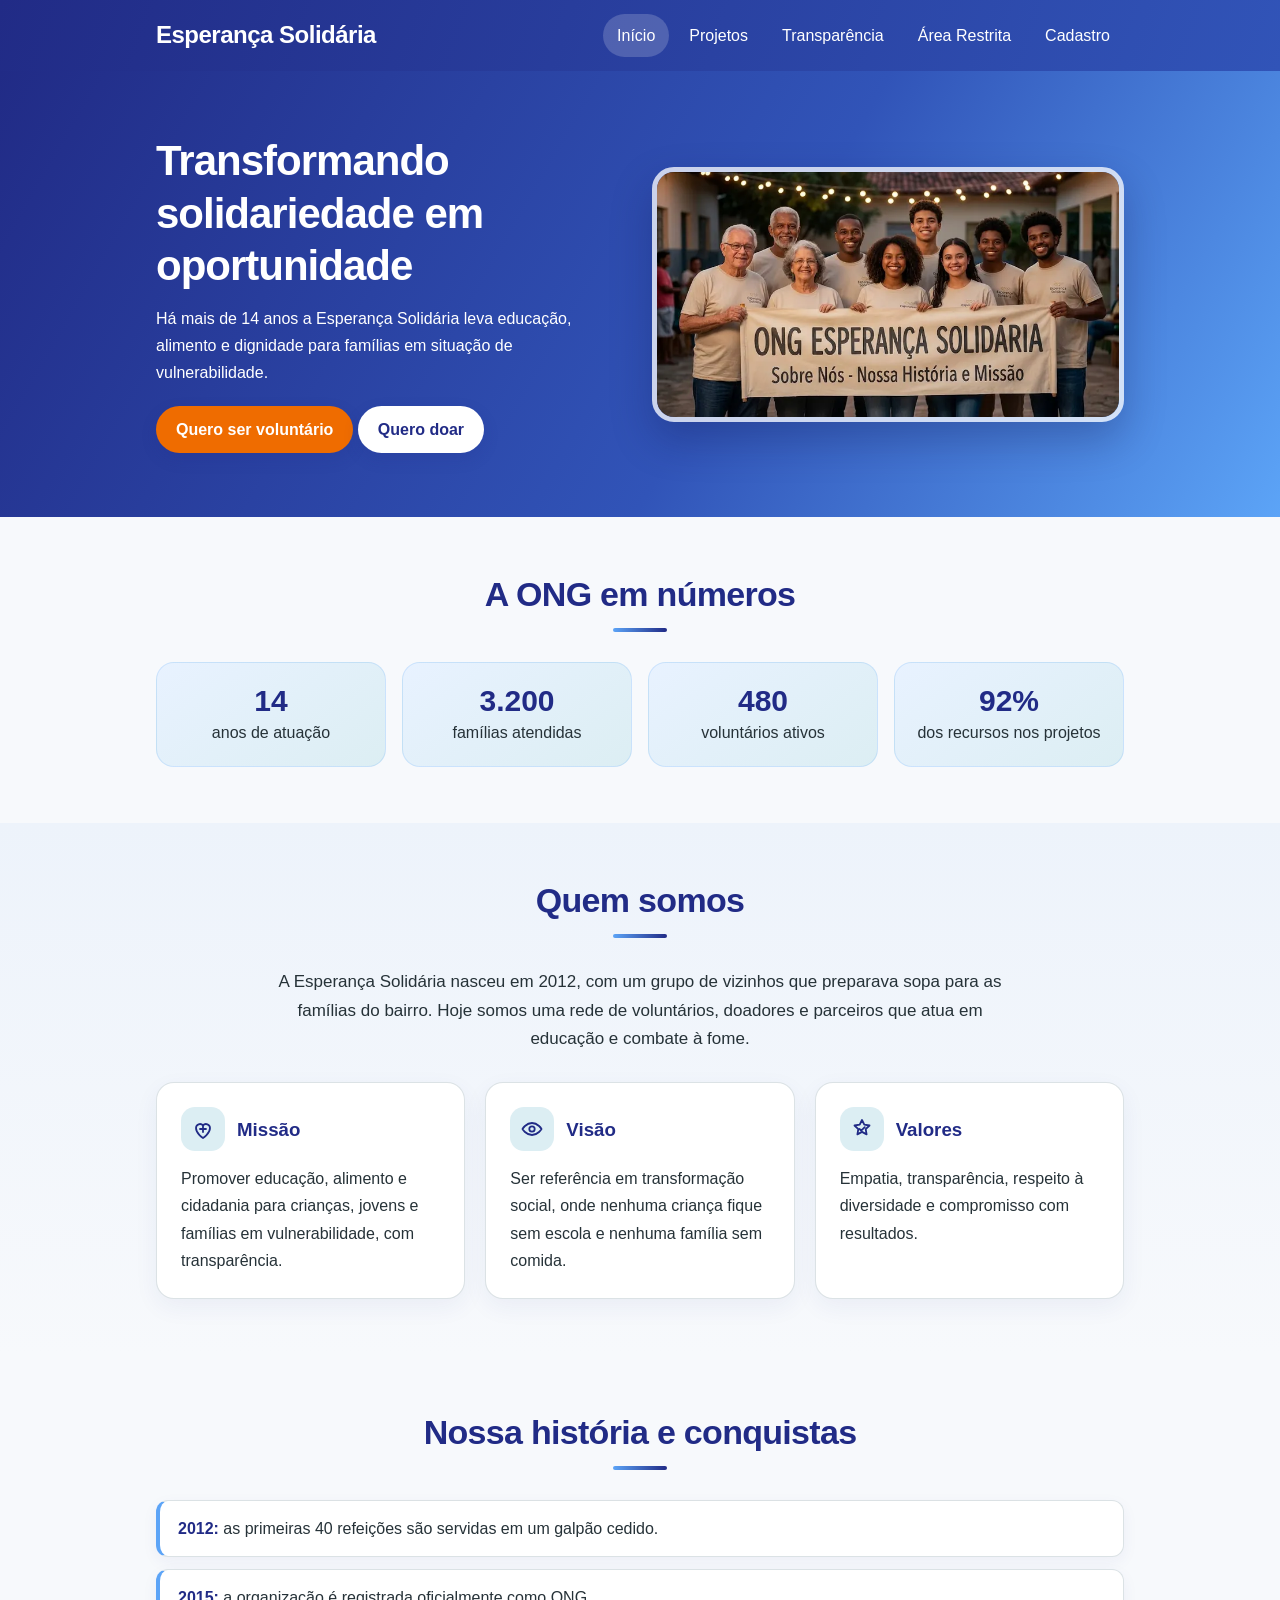
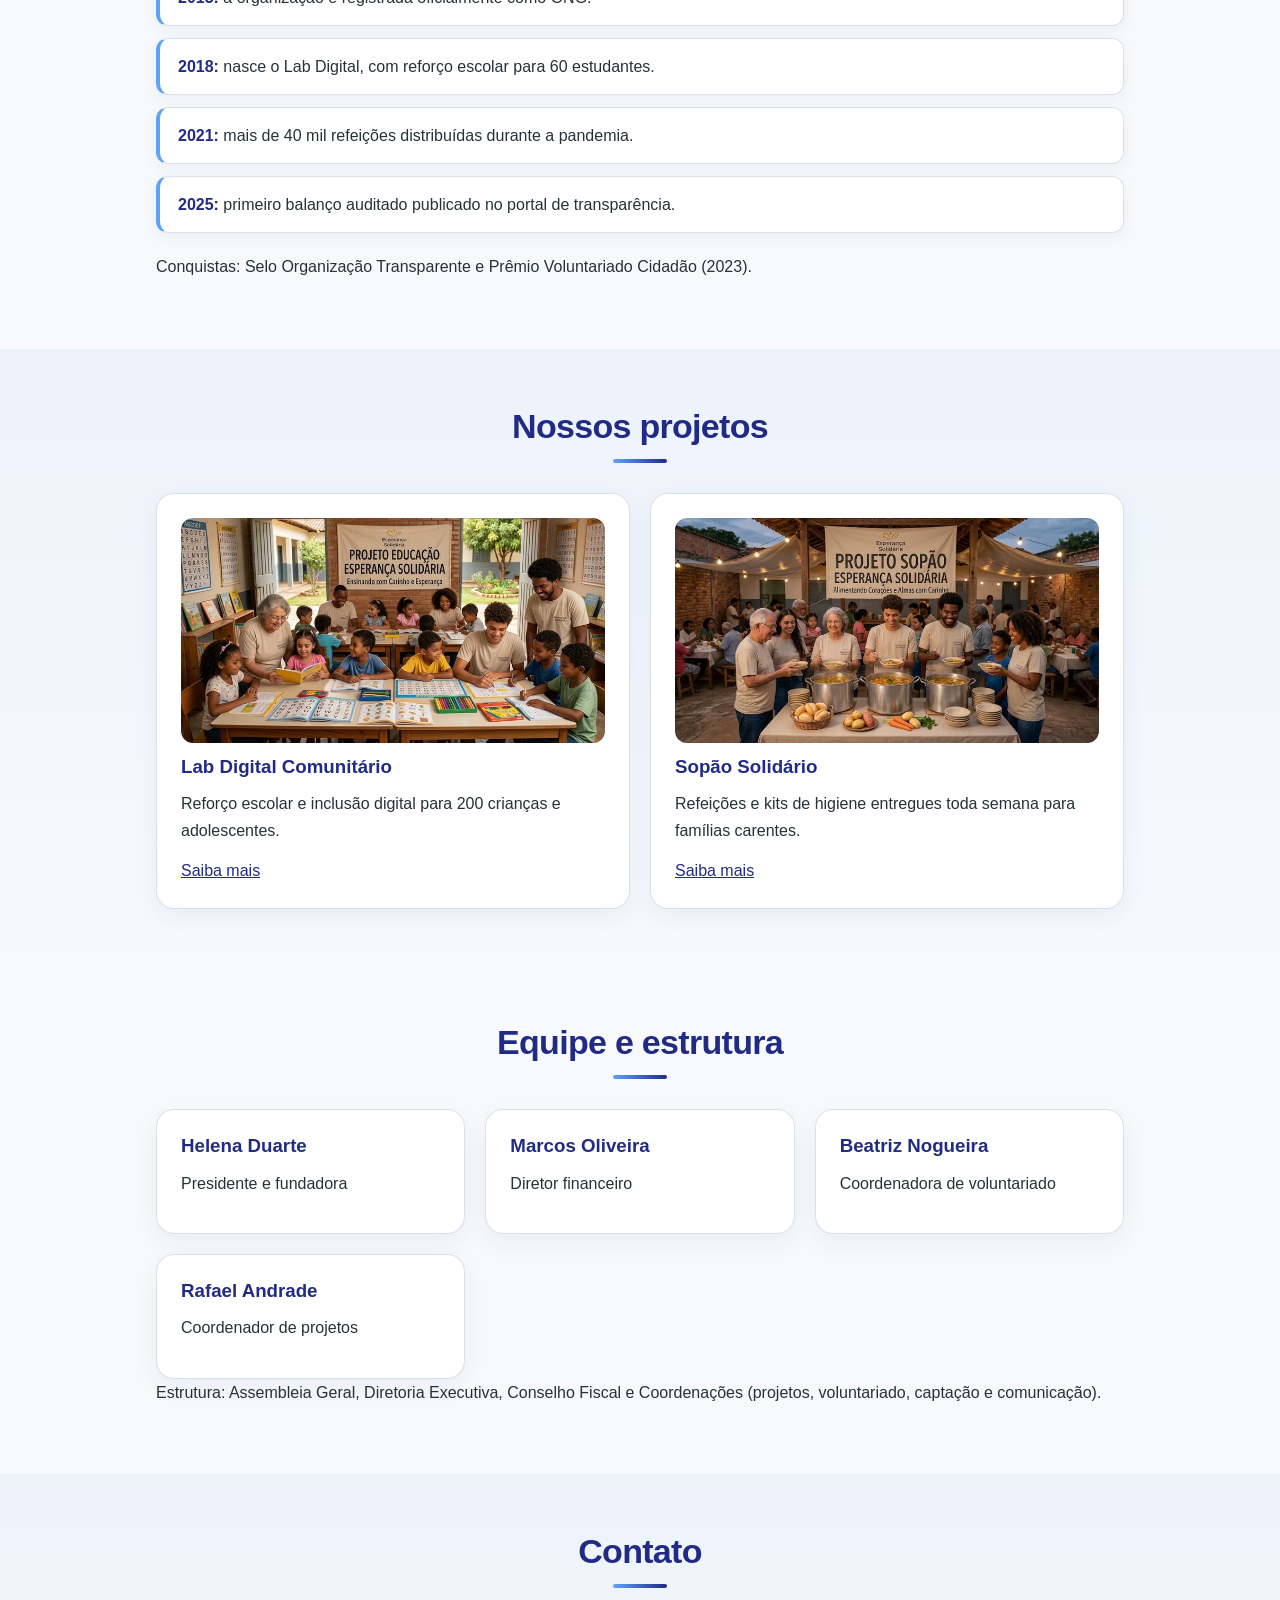
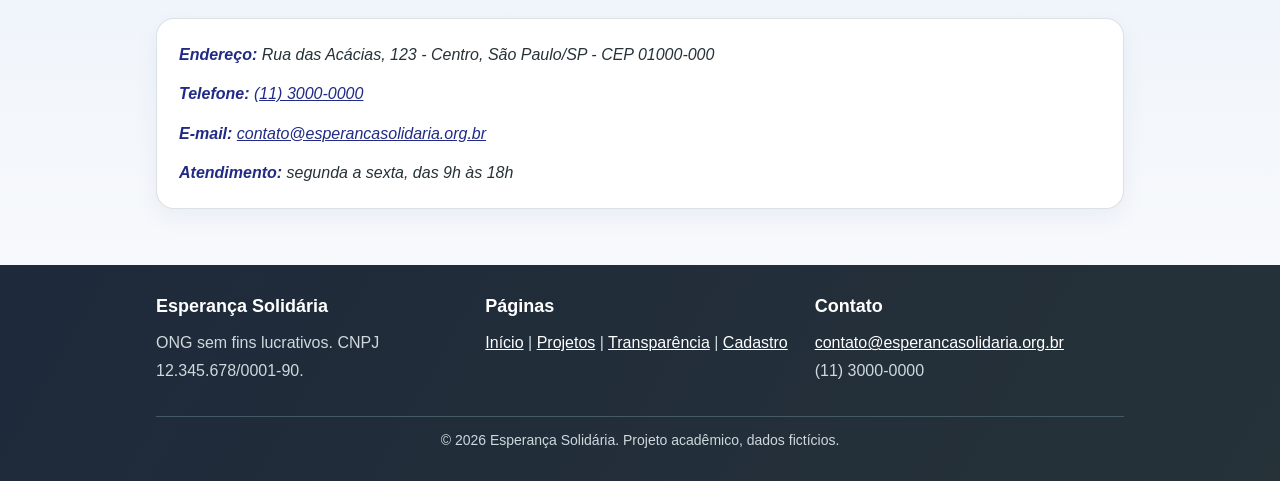
<file: index.html>
<!DOCTYPE html>
<html lang="pt-BR">
<head>
    <meta charset="UTF-8">
    <meta name="viewport" content="width=device-width, initial-scale=1.0">
    <meta name="description" content="Conheça a ONG Esperança Solidária: missão, visão, valores, história, equipe e informações de contato.">
    <title>Esperança Solidária | Início</title>
    <link rel="icon" type="image/svg+xml" href="img/favicon.svg">
    <link rel="stylesheet" href="css/style.css">
</head>
<body>
    <a class="pular-menu" href="#principal">Pular para o conteúdo</a>

    <header class="cabecalho">
        <div class="conteudo">
            <a class="logo" href="index.html">Esperança Solidária</a>
            <nav aria-label="Menu principal">
                <ul class="menu">
                    <li><a href="index.html" class="ativo">Início</a></li>
                    <li><a href="projetos.html">Projetos</a></li>
                    <li><a href="transparencia.html">Transparência</a></li>
                    <li><a href="dashboard.html">Área Restrita</a></li>
                    <li><a href="cadastro.html">Cadastro</a></li>
                </ul>
            </nav>
        </div>
    </header>

    <main id="principal">
        <!-- Banner principal -->
        <section class="banner">
            <div class="conteudo">
                <div class="texto">
                    <h1>Transformando solidariedade em oportunidade</h1>
                    <p>Há mais de 14 anos a Esperança Solidária leva educação, alimento e dignidade para famílias em situação de vulnerabilidade.</p>
                    <a class="botao" href="cadastro.html">Quero ser voluntário</a>
                    <a class="botao botao-azul" href="projetos.html#doar">Quero doar</a>
                </div>
                <div class="imagem">
                    <picture>
                        <source srcset="img/sobre-nos.webp" type="image/webp">
                        <img src="img/sobre-nos.jpg" alt="Voluntários de várias idades segurando uma faixa da ONG Esperança Solidária" width="800" height="424">
                    </picture>
                </div>
            </div>
        </section>

        <!-- Números da ONG -->
        <section>
            <div class="conteudo">
                <h2 class="titulo-secao">A ONG em números</h2>
                <ul class="numeros">
                    <li><strong>14</strong> anos de atuação</li>
                    <li><strong>3.200</strong> famílias atendidas</li>
                    <li><strong>480</strong> voluntários ativos</li>
                    <li><strong>92%</strong> dos recursos nos projetos</li>
                </ul>
            </div>
        </section>

        <!-- Missão, visão e valores -->
        <section class="fundo-cinza" id="sobre">
            <div class="conteudo">
                <h2 class="titulo-secao">Quem somos</h2>
                <p class="quem-intro">A Esperança Solidária nasceu em 2012, com um grupo de vizinhos que preparava sopa para as famílias do bairro. Hoje somos uma rede de voluntários, doadores e parceiros que atua em educação e combate à fome.</p>
                <div class="cards">
                    <article class="card quem-card">
                        <h3>
                            <svg viewBox="0 0 24 24" fill="none" stroke="currentColor" stroke-width="1.8" stroke-linecap="round" stroke-linejoin="round" aria-hidden="true" focusable="false">
                                <path d="M12 21s-7-4.4-7-10a4 4 0 0 1 7-2.6A4 4 0 0 1 19 11c0 5.6-7 10-7 10Z"/>
                                <path d="M9 12h6m-3-3v6"/>
                            </svg>
                            Missão
                        </h3>
                        <p>Promover educação, alimento e cidadania para crianças, jovens e famílias em vulnerabilidade, com transparência.</p>
                    </article>
                    <article class="card quem-card">
                        <h3>
                            <svg viewBox="0 0 24 24" fill="none" stroke="currentColor" stroke-width="1.8" stroke-linecap="round" stroke-linejoin="round" aria-hidden="true" focusable="false">
                                <path d="M2.5 12s3.4-6 9.5-6 9.5 6 9.5 6-3.4 6-9.5 6-9.5-6-9.5-6Z"/>
                                <circle cx="12" cy="12" r="2.7"/>
                            </svg>
                            Visão
                        </h3>
                        <p>Ser referência em transformação social, onde nenhuma criança fique sem escola e nenhuma família sem comida.</p>
                    </article>
                    <article class="card quem-card">
                        <h3>
                            <svg viewBox="0 0 24 24" fill="none" stroke="currentColor" stroke-width="1.8" stroke-linecap="round" stroke-linejoin="round" aria-hidden="true" focusable="false">
                                <path d="m12 3 2.3 4.7 5.2.8-3.8 3.7.9 5.2-4.6-2.5-4.6 2.5.9-5.2-3.8-3.7 5.2-.8L12 3Z"/>
                                <path d="m9.5 12 1.7 1.7 3.6-3.6"/>
                            </svg>
                            Valores
                        </h3>
                        <p>Empatia, transparência, respeito à diversidade e compromisso com resultados.</p>
                    </article>
                </div>
            </div>
        </section>

        <!-- Histórico e conquistas -->
        <section id="historia">
            <div class="conteudo">
                <h2 class="titulo-secao">Nossa história e conquistas</h2>
                <ul>
                    <li><strong>2012:</strong> as primeiras 40 refeições são servidas em um galpão cedido.</li>
                    <li><strong>2015:</strong> a organização é registrada oficialmente como ONG.</li>
                    <li><strong>2018:</strong> nasce o Lab Digital, com reforço escolar para 60 estudantes.</li>
                    <li><strong>2021:</strong> mais de 40 mil refeições distribuídas durante a pandemia.</li>
                    <li><strong>2025:</strong> primeiro balanço auditado publicado no portal de transparência.</li>
                </ul>
                <p>Conquistas: Selo Organização Transparente e Prêmio Voluntariado Cidadão (2023).</p>
            </div>
        </section>

        <!-- Projetos (resumo) -->
        <section class="fundo-cinza">
            <div class="conteudo">
                <h2 class="titulo-secao">Nossos projetos</h2>
                <div class="cards">
                    <article class="card">
                        <picture>
                            <source srcset="img/projeto-educacao.webp" type="image/webp">
                            <img src="img/projeto-educacao.jpg" alt="Crianças e voluntários estudando em uma sala de aula comunitária" width="800" height="424" loading="lazy">
                        </picture>
                        <h3>Lab Digital Comunitário</h3>
                        <p>Reforço escolar e inclusão digital para 200 crianças e adolescentes.</p>
                        <a href="projetos.html#educacao">Saiba mais</a>
                    </article>
                    <article class="card">
                        <picture>
                            <source srcset="img/projeto-sopao.webp" type="image/webp">
                            <img src="img/projeto-sopao.jpg" alt="Voluntários servindo sopa durante a distribuição de refeições" width="800" height="424" loading="lazy">
                        </picture>
                        <h3>Sopão Solidário</h3>
                        <p>Refeições e kits de higiene entregues toda semana para famílias carentes.</p>
                        <a href="projetos.html#sopao">Saiba mais</a>
                    </article>
                </div>
            </div>
        </section>

        <!-- Equipe -->
        <section id="equipe">
            <div class="conteudo">
                <h2 class="titulo-secao">Equipe e estrutura</h2>
                <div class="cards">
                    <article class="card"><h3>Helena Duarte</h3><p>Presidente e fundadora</p></article>
                    <article class="card"><h3>Marcos Oliveira</h3><p>Diretor financeiro</p></article>
                    <article class="card"><h3>Beatriz Nogueira</h3><p>Coordenadora de voluntariado</p></article>
                    <article class="card"><h3>Rafael Andrade</h3><p>Coordenador de projetos</p></article>
                </div>
                <p>Estrutura: Assembleia Geral, Diretoria Executiva, Conselho Fiscal e Coordenações (projetos, voluntariado, captação e comunicação).</p>
            </div>
        </section>

        <!-- Contato -->
        <section class="fundo-cinza" id="contato">
            <div class="conteudo">
                <h2 class="titulo-secao">Contato</h2>
                <address>
                    <p><strong>Endereço:</strong> Rua das Acácias, 123 - Centro, São Paulo/SP - CEP 01000-000</p>
                    <p><strong>Telefone:</strong> <a href="tel:+551130000000">(11)&nbsp;3000&#8209;0000</a></p>
                    <p><strong>E-mail:</strong> <a href="mailto:contato@esperancasolidaria.org.br">contato@esperancasolidaria.org.br</a></p>
                    <p><strong>Atendimento:</strong> segunda a sexta, das 9h às 18h</p>
                </address>
            </div>
        </section>
    </main>

    <footer class="rodape">
        <div class="conteudo">
            <div class="colunas">
                <div>
                    <h2>Esperança Solidária</h2>
                    <p>ONG sem fins lucrativos. CNPJ 12.345.678/0001-90.</p>
                </div>
                <div>
                    <h2>Páginas</h2>
                    <p><a href="index.html">Início</a> | <a href="projetos.html">Projetos</a> | <a href="transparencia.html">Transparência</a> | <a href="cadastro.html">Cadastro</a></p>
                </div>
                <div>
                    <h2>Contato</h2>
                    <p><a href="mailto:contato@esperancasolidaria.org.br">contato@esperancasolidaria.org.br</a><br>(11)&nbsp;3000&#8209;0000</p>
                </div>
            </div>
            <p class="copy">&copy; 2026 Esperança Solidária. Projeto acadêmico, dados fictícios.</p>
        </div>
    </footer>
</body>
</html>
</file>
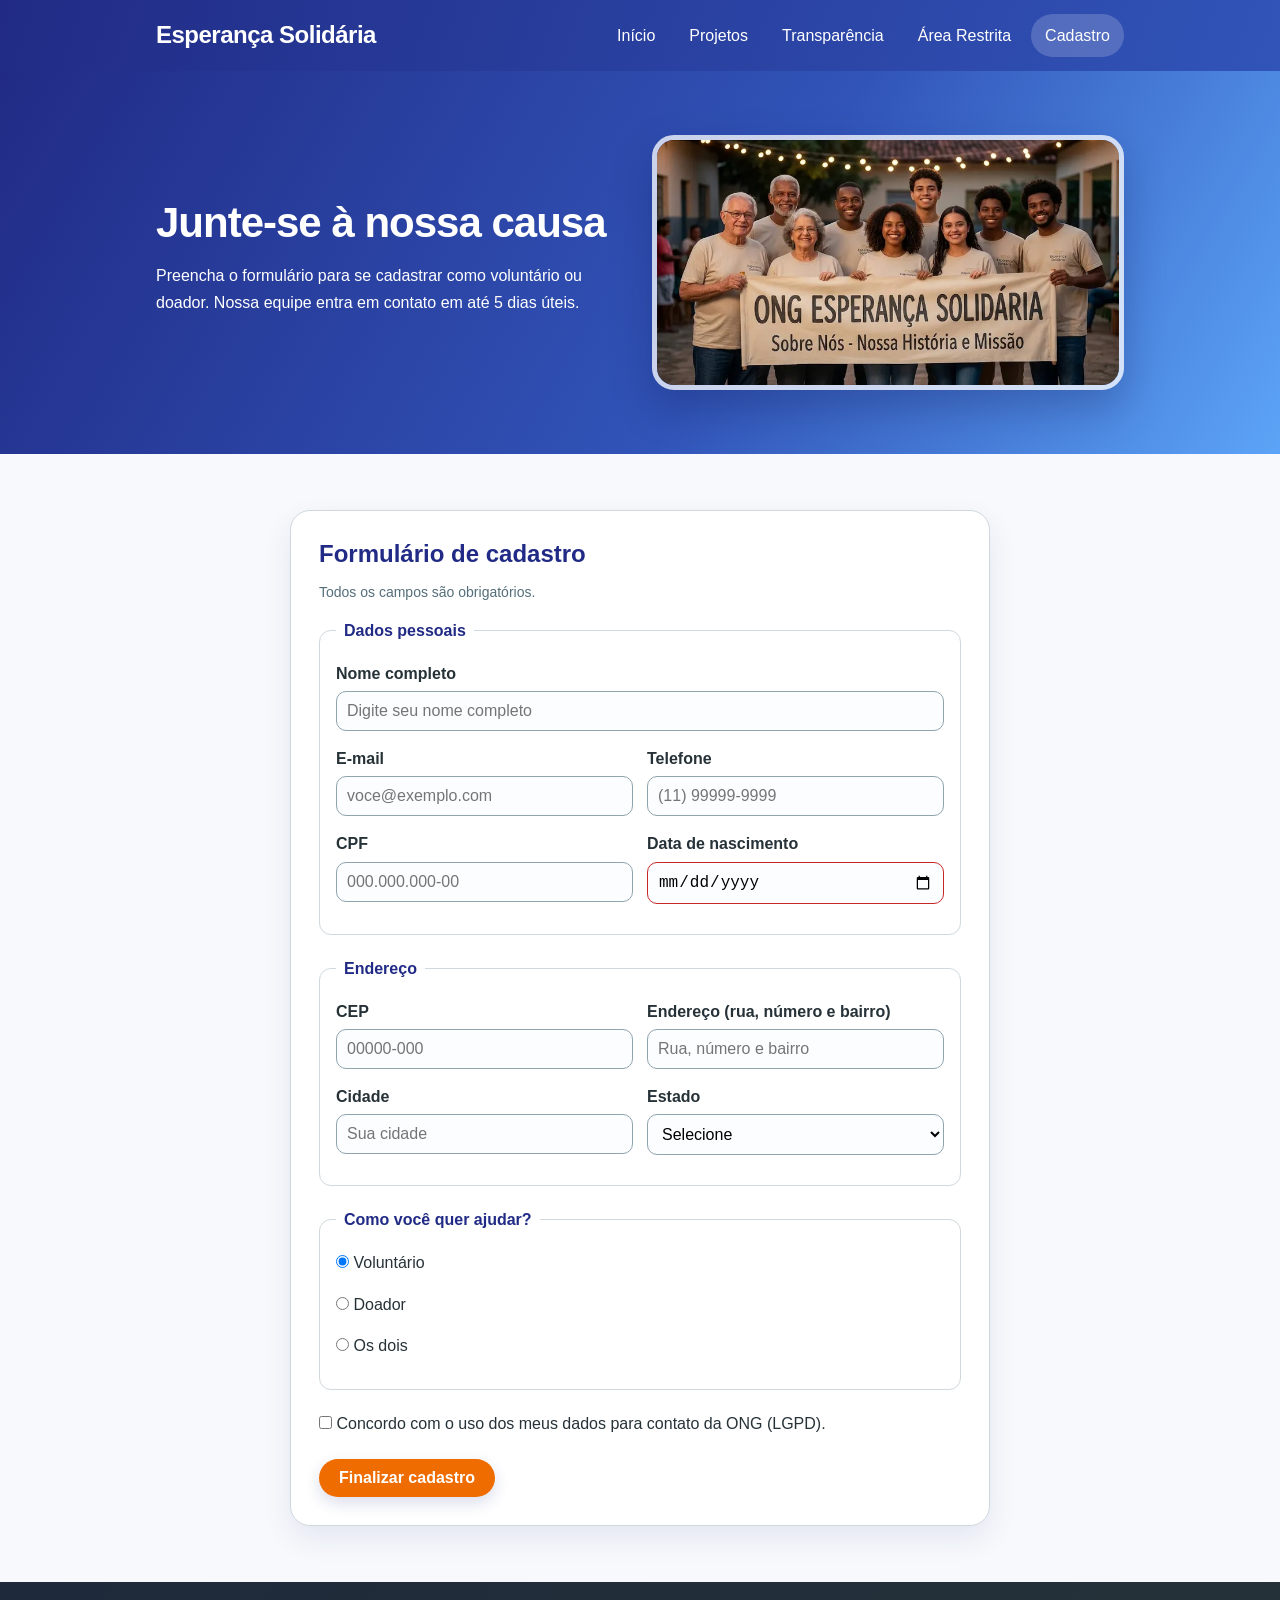
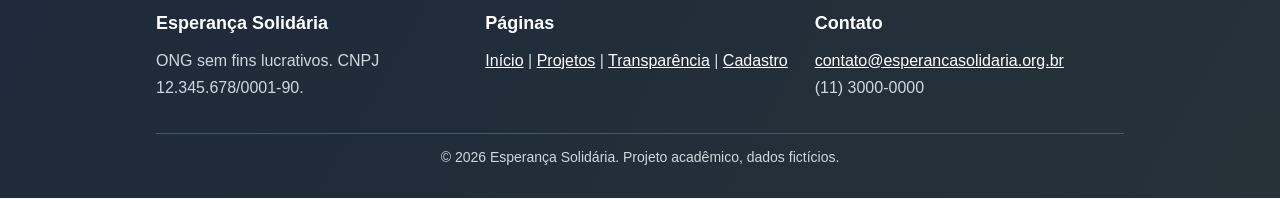
<file: cadastro.html>
<!DOCTYPE html>
<html lang="pt-BR">
<head>
    <meta charset="UTF-8">
    <meta name="viewport" content="width=device-width, initial-scale=1.0">
    <meta name="description" content="Cadastre-se como voluntário ou doador da ONG Esperança Solidária.">
    <title>Esperança Solidária | Cadastro</title>
    <link rel="icon" type="image/svg+xml" href="img/favicon.svg">
    <link rel="stylesheet" href="css/style.css">
</head>
<body>
    <a class="pular-menu" href="#principal">Pular para o conteúdo</a>

    <header class="cabecalho">
        <div class="conteudo">
            <a class="logo" href="index.html">Esperança Solidária</a>
            <nav aria-label="Menu principal">
                <ul class="menu">
                    <li><a href="index.html">Início</a></li>
                    <li><a href="projetos.html">Projetos</a></li>
                    <li><a href="transparencia.html">Transparência</a></li>
                    <li><a href="dashboard.html">Área Restrita</a></li>
                    <li><a href="cadastro.html" class="ativo">Cadastro</a></li>
                </ul>
            </nav>
        </div>
    </header>

    <main id="principal">
        <section class="banner">
            <div class="conteudo">
                <div class="texto">
                    <h1>Junte-se à nossa causa</h1>
                    <p>Preencha o formulário para se cadastrar como voluntário ou doador. Nossa equipe entra em contato em até 5 dias úteis.</p>
                </div>
                <div class="imagem">
                    <picture>
                        <source srcset="img/sobre-nos.webp" type="image/webp">
                        <img src="img/sobre-nos.jpg" alt="Grupo de voluntários sorrindo com a faixa da ONG" width="800" height="424">
                    </picture>
                </div>
            </div>
        </section>

        <section>
            <div class="conteudo">
                <form class="formulario" id="formCadastro" action="#" method="post">
                    <h2>Formulário de cadastro</h2>
                    <p class="pequeno">Todos os campos são obrigatórios.</p>

                    <!-- Grupo 1: dados pessoais -->
                    <fieldset>
                        <legend>Dados pessoais</legend>

                        <div class="campo">
                            <label for="nome">Nome completo</label>
                            <input type="text" id="nome" name="nome" required minlength="5" maxlength="100" placeholder="Digite seu nome completo" autocomplete="name">
                        </div>

                        <div class="linha">
                            <div class="campo">
                                <label for="email">E-mail</label>
                                <input type="email" id="email" name="email" required placeholder="voce@exemplo.com" autocomplete="email">
                            </div>
                            <div class="campo">
                                <label for="telefone">Telefone</label>
                                <input type="tel" id="telefone" name="telefone" required maxlength="15" pattern="\(\d{2}\) \d{4,5}-\d{4}" placeholder="(11) 99999-9999" title="Formato: (11) 99999-9999" autocomplete="tel">
                            </div>
                        </div>

                        <div class="linha">
                            <div class="campo">
                                <label for="cpf">CPF</label>
                                <input type="text" id="cpf" name="cpf" required maxlength="14" pattern="\d{3}\.\d{3}\.\d{3}-\d{2}" placeholder="000.000.000-00" title="Formato: 000.000.000-00" inputmode="numeric">
                            </div>
                            <div class="campo">
                                <label for="nascimento">Data de nascimento</label>
                                <input type="date" id="nascimento" name="nascimento" required min="1900-01-01" max="2026-12-31" autocomplete="bday">
                            </div>
                        </div>
                    </fieldset>

                    <!-- Grupo 2: endereço -->
                    <fieldset>
                        <legend>Endereço</legend>

                        <div class="linha">
                            <div class="campo">
                                <label for="cep">CEP</label>
                                <input type="text" id="cep" name="cep" required maxlength="9" pattern="\d{5}-\d{3}" placeholder="00000-000" title="Formato: 00000-000" inputmode="numeric" autocomplete="postal-code">
                            </div>
                            <div class="campo">
                                <label for="endereco">Endereço (rua, número e bairro)</label>
                                <input type="text" id="endereco" name="endereco" required placeholder="Rua, número e bairro" autocomplete="address-line1">
                            </div>
                        </div>

                        <div class="linha">
                            <div class="campo">
                                <label for="cidade">Cidade</label>
                                <input type="text" id="cidade" name="cidade" required placeholder="Sua cidade" autocomplete="address-level2">
                            </div>
                            <div class="campo">
                                <label for="estado">Estado</label>
                                <select id="estado" name="estado" required autocomplete="address-level1">
                                    <option value="">Selecione</option>
                                    <option value="AC">Acre</option>
                                    <option value="AL">Alagoas</option>
                                    <option value="AP">Amapá</option>
                                    <option value="AM">Amazonas</option>
                                    <option value="BA">Bahia</option>
                                    <option value="CE">Ceará</option>
                                    <option value="DF">Distrito Federal</option>
                                    <option value="ES">Espírito Santo</option>
                                    <option value="GO">Goiás</option>
                                    <option value="MA">Maranhão</option>
                                    <option value="MT">Mato Grosso</option>
                                    <option value="MS">Mato Grosso do Sul</option>
                                    <option value="MG">Minas Gerais</option>
                                    <option value="PA">Pará</option>
                                    <option value="PB">Paraíba</option>
                                    <option value="PR">Paraná</option>
                                    <option value="PE">Pernambuco</option>
                                    <option value="PI">Piauí</option>
                                    <option value="RJ">Rio de Janeiro</option>
                                    <option value="RN">Rio Grande do Norte</option>
                                    <option value="RS">Rio Grande do Sul</option>
                                    <option value="RO">Rondônia</option>
                                    <option value="RR">Roraima</option>
                                    <option value="SC">Santa Catarina</option>
                                    <option value="SP">São Paulo</option>
                                    <option value="SE">Sergipe</option>
                                    <option value="TO">Tocantins</option>
                                </select>
                            </div>
                        </div>
                    </fieldset>

                    <!-- Grupo 3: como quer ajudar -->
                    <fieldset>
                        <legend>Como você quer ajudar?</legend>
                        <div class="campo opcao">
                            <input type="radio" id="voluntario" name="perfil" value="voluntario" required checked>
                            <label for="voluntario">Voluntário</label>
                        </div>
                        <div class="campo opcao">
                            <input type="radio" id="doador" name="perfil" value="doador">
                            <label for="doador">Doador</label>
                        </div>
                        <div class="campo opcao">
                            <input type="radio" id="ambos" name="perfil" value="ambos">
                            <label for="ambos">Os dois</label>
                        </div>
                    </fieldset>

                    <div class="campo opcao">
                        <input type="checkbox" id="aceite" name="aceite" required>
                        <label for="aceite">Concordo com o uso dos meus dados para contato da ONG (LGPD).</label>
                    </div>

                    <button type="submit" class="botao">Finalizar cadastro</button>
                </form>

                <p class="mensagem-sucesso" id="mensagemSucesso" role="status">Cadastro enviado com sucesso! Em breve entraremos em contato.</p>
            </div>
        </section>
    </main>

    <footer class="rodape">
        <div class="conteudo">
            <div class="colunas">
                <div>
                    <h2>Esperança Solidária</h2>
                    <p>ONG sem fins lucrativos. CNPJ 12.345.678/0001-90.</p>
                </div>
                <div>
                    <h2>Páginas</h2>
                    <p><a href="index.html">Início</a> | <a href="projetos.html">Projetos</a> | <a href="transparencia.html">Transparência</a> | <a href="cadastro.html">Cadastro</a></p>
                </div>
                <div>
                    <h2>Contato</h2>
                    <p><a href="mailto:contato@esperancasolidaria.org.br">contato@esperancasolidaria.org.br</a><br>(11) 3000-0000</p>
                </div>
            </div>
            <p class="copy">&copy; 2026 Esperança Solidária. Projeto acadêmico, dados fictícios.</p>
        </div>
    </footer>

    <script src="js/cadastro.js"></script>
</body>
</html>
</file>
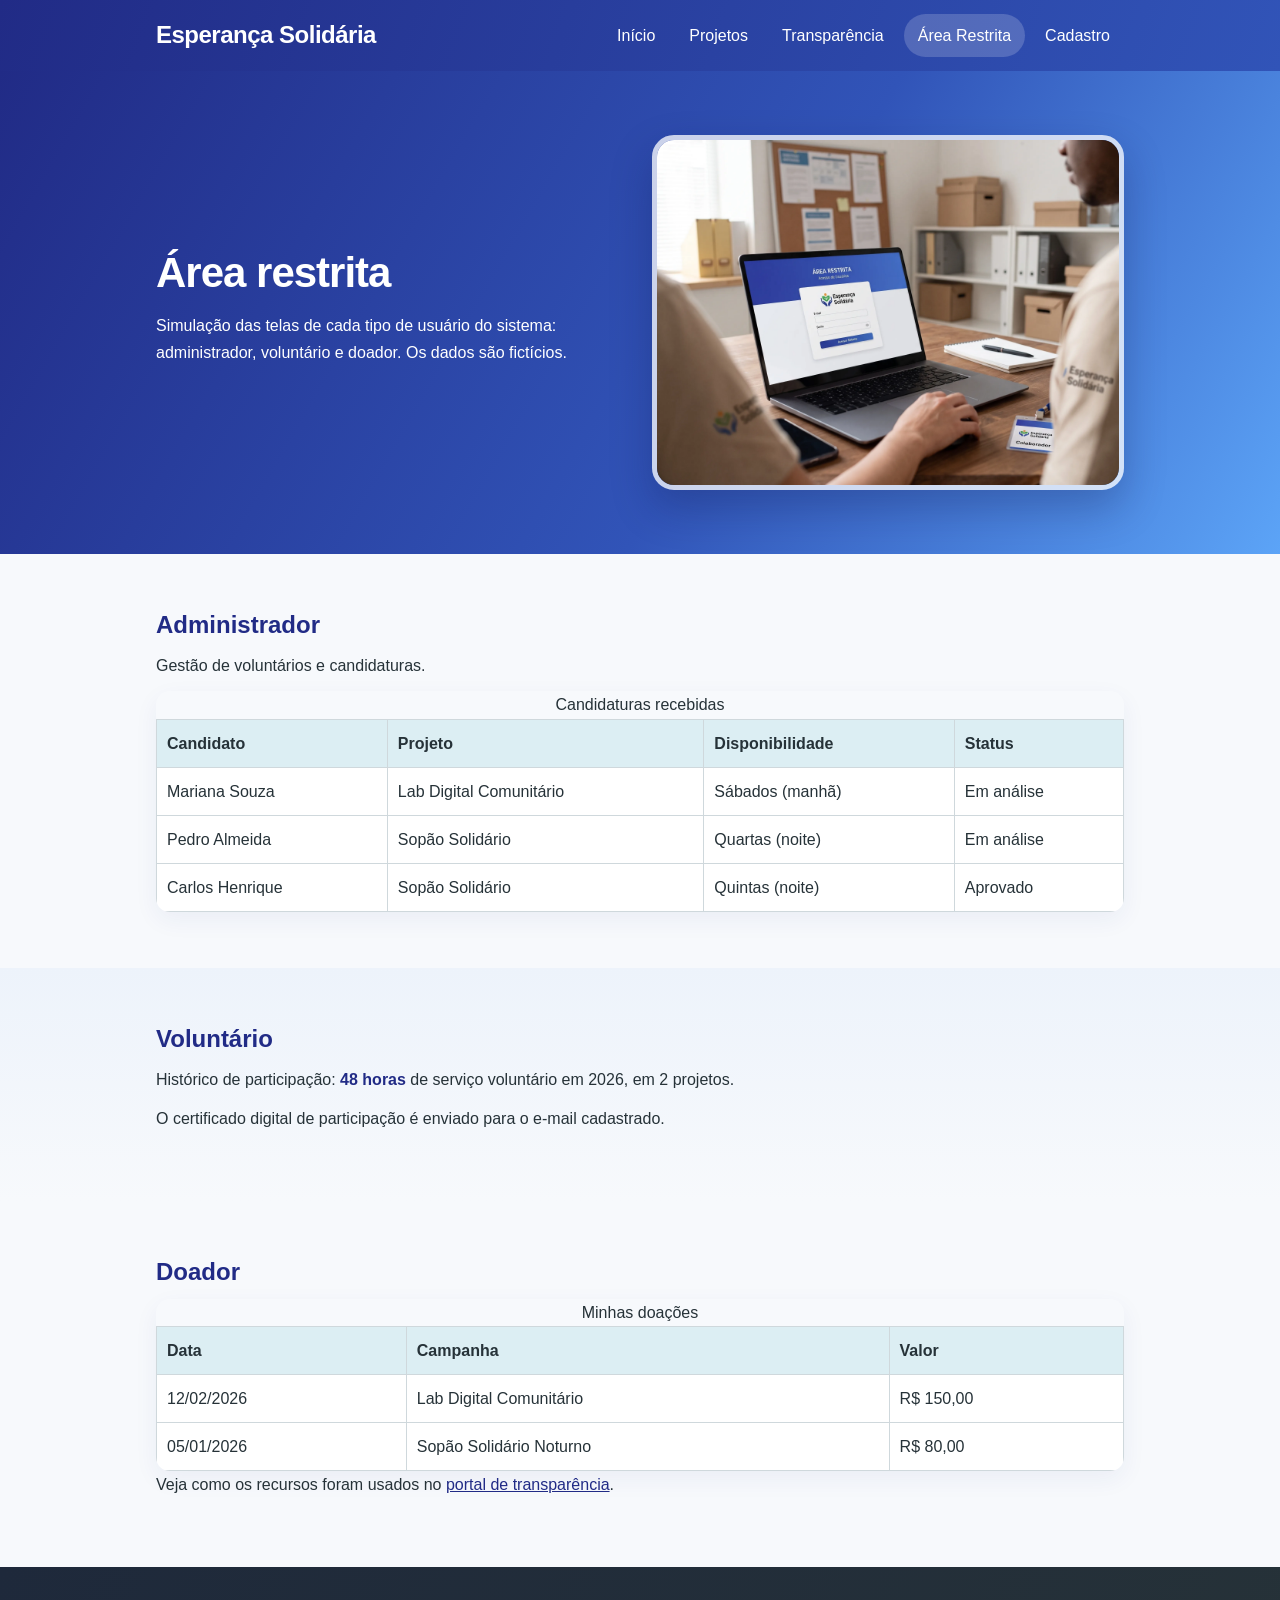
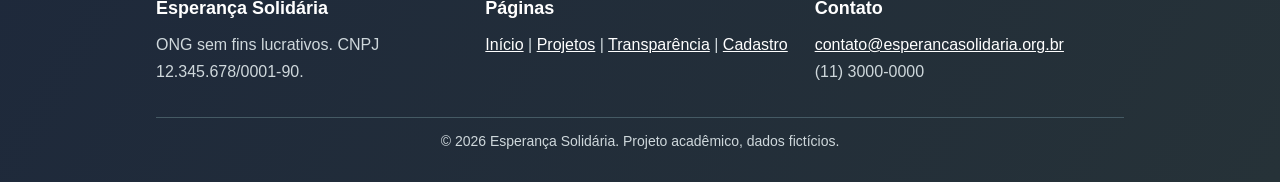
<file: dashboard.html>
<!DOCTYPE html>
<html lang="pt-BR">
<head>
    <meta charset="UTF-8">
    <meta name="viewport" content="width=device-width, initial-scale=1.0">
    <meta name="description" content="Simulação da área restrita da ONG para administrador, voluntário e doador.">
    <title>Esperança Solidária | Área Restrita</title>
    <link rel="icon" type="image/svg+xml" href="img/favicon.svg">
    <link rel="stylesheet" href="css/style.css">
</head>
<body>
    <a class="pular-menu" href="#principal">Pular para o conteúdo</a>

    <header class="cabecalho">
        <div class="conteudo">
            <a class="logo" href="index.html">Esperança Solidária</a>
            <nav aria-label="Menu principal">
                <ul class="menu">
                    <li><a href="index.html">Início</a></li>
                    <li><a href="projetos.html">Projetos</a></li>
                    <li><a href="transparencia.html">Transparência</a></li>
                    <li><a href="dashboard.html" class="ativo">Área Restrita</a></li>
                    <li><a href="cadastro.html">Cadastro</a></li>
                </ul>
            </nav>
        </div>
    </header>

    <main id="principal">
        <section class="banner">
            <div class="conteudo">
                <div class="texto">
                    <h1>Área restrita</h1>
                    <p>Simulação das telas de cada tipo de usuário do sistema: administrador, voluntário e doador. Os dados são fictícios.</p>
                </div>
                <div class="imagem">
                    <picture>
                        <source srcset="img/area-restrita.webp" type="image/webp">
                        <img src="img/area-restrita.jpg" alt="Pessoa usando a área restrita da ONG em um computador portátil" width="800" height="597">
                    </picture>
                </div>
            </div>
        </section>

        <section>
            <div class="conteudo">
                <h2>Administrador</h2>
                <p>Gestão de voluntários e candidaturas.</p>
                <div class="tabela-rolagem">
                    <table>
                        <caption>Candidaturas recebidas</caption>
                        <thead>
                            <tr><th scope="col">Candidato</th><th scope="col">Projeto</th><th scope="col">Disponibilidade</th><th scope="col">Status</th></tr>
                        </thead>
                        <tbody>
                            <tr><td>Mariana Souza</td><td>Lab Digital Comunitário</td><td>Sábados (manhã)</td><td>Em análise</td></tr>
                            <tr><td>Pedro Almeida</td><td>Sopão Solidário</td><td>Quartas (noite)</td><td>Em análise</td></tr>
                            <tr><td>Carlos Henrique</td><td>Sopão Solidário</td><td>Quintas (noite)</td><td>Aprovado</td></tr>
                        </tbody>
                    </table>
                </div>
            </div>
        </section>

        <section class="fundo-cinza">
            <div class="conteudo">
                <h2>Voluntário</h2>
                <p>Histórico de participação: <strong>48 horas</strong> de serviço voluntário em 2026, em 2 projetos.</p>
                <p>O certificado digital de participação é enviado para o e-mail cadastrado.</p>
            </div>
        </section>

        <section>
            <div class="conteudo">
                <h2>Doador</h2>
                <div class="tabela-rolagem">
                    <table>
                        <caption>Minhas doações</caption>
                        <thead>
                            <tr><th scope="col">Data</th><th scope="col">Campanha</th><th scope="col">Valor</th></tr>
                        </thead>
                        <tbody>
                            <tr><td>12/02/2026</td><td>Lab Digital Comunitário</td><td>R$ 150,00</td></tr>
                            <tr><td>05/01/2026</td><td>Sopão Solidário Noturno</td><td>R$ 80,00</td></tr>
                        </tbody>
                    </table>
                </div>
                <p>Veja como os recursos foram usados no <a href="transparencia.html">portal de transparência</a>.</p>
            </div>
        </section>
    </main>

    <footer class="rodape">
        <div class="conteudo">
            <div class="colunas">
                <div>
                    <h2>Esperança Solidária</h2>
                    <p>ONG sem fins lucrativos. CNPJ 12.345.678/0001-90.</p>
                </div>
                <div>
                    <h2>Páginas</h2>
                    <p><a href="index.html">Início</a> | <a href="projetos.html">Projetos</a> | <a href="transparencia.html">Transparência</a> | <a href="cadastro.html">Cadastro</a></p>
                </div>
                <div>
                    <h2>Contato</h2>
                    <p><a href="mailto:contato@esperancasolidaria.org.br">contato@esperancasolidaria.org.br</a><br>(11) 3000-0000</p>
                </div>
            </div>
            <p class="copy">&copy; 2026 Esperança Solidária. Projeto acadêmico, dados fictícios.</p>
        </div>
    </footer>
</body>
</html>
</file>
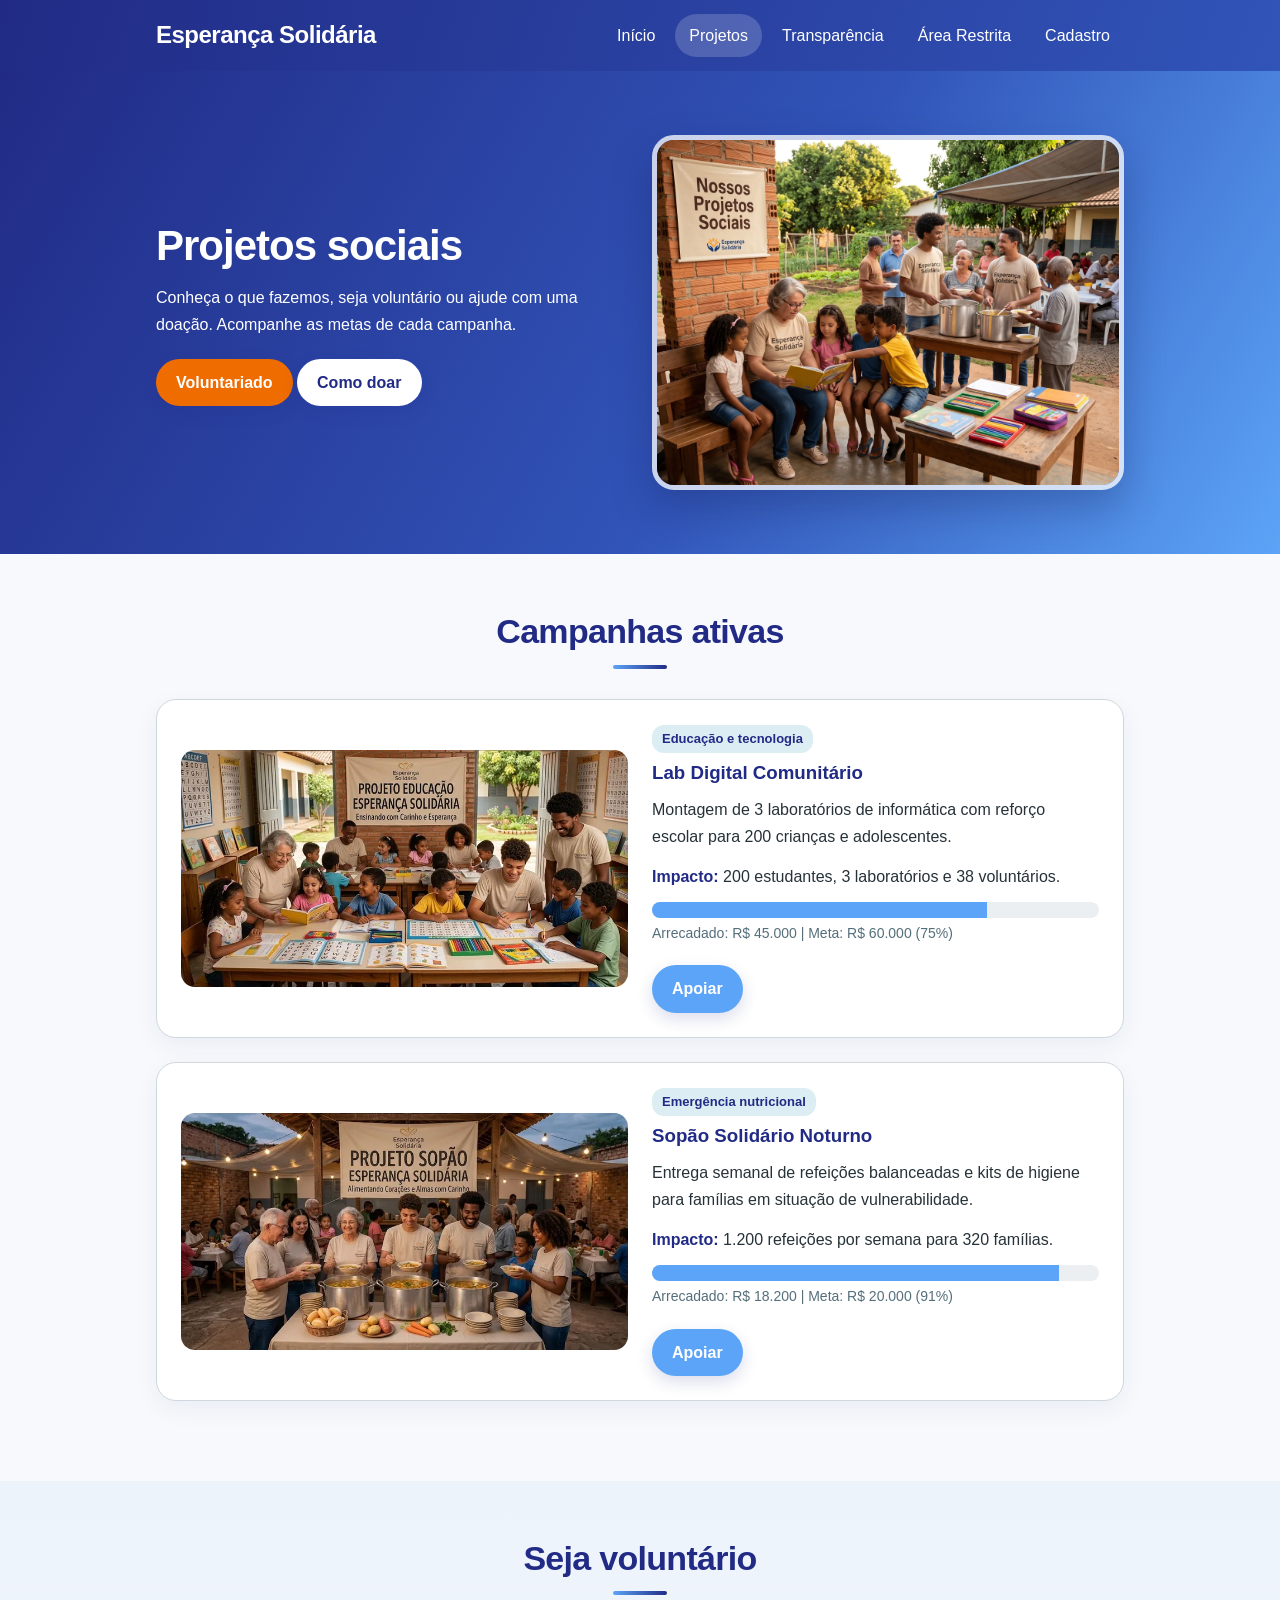
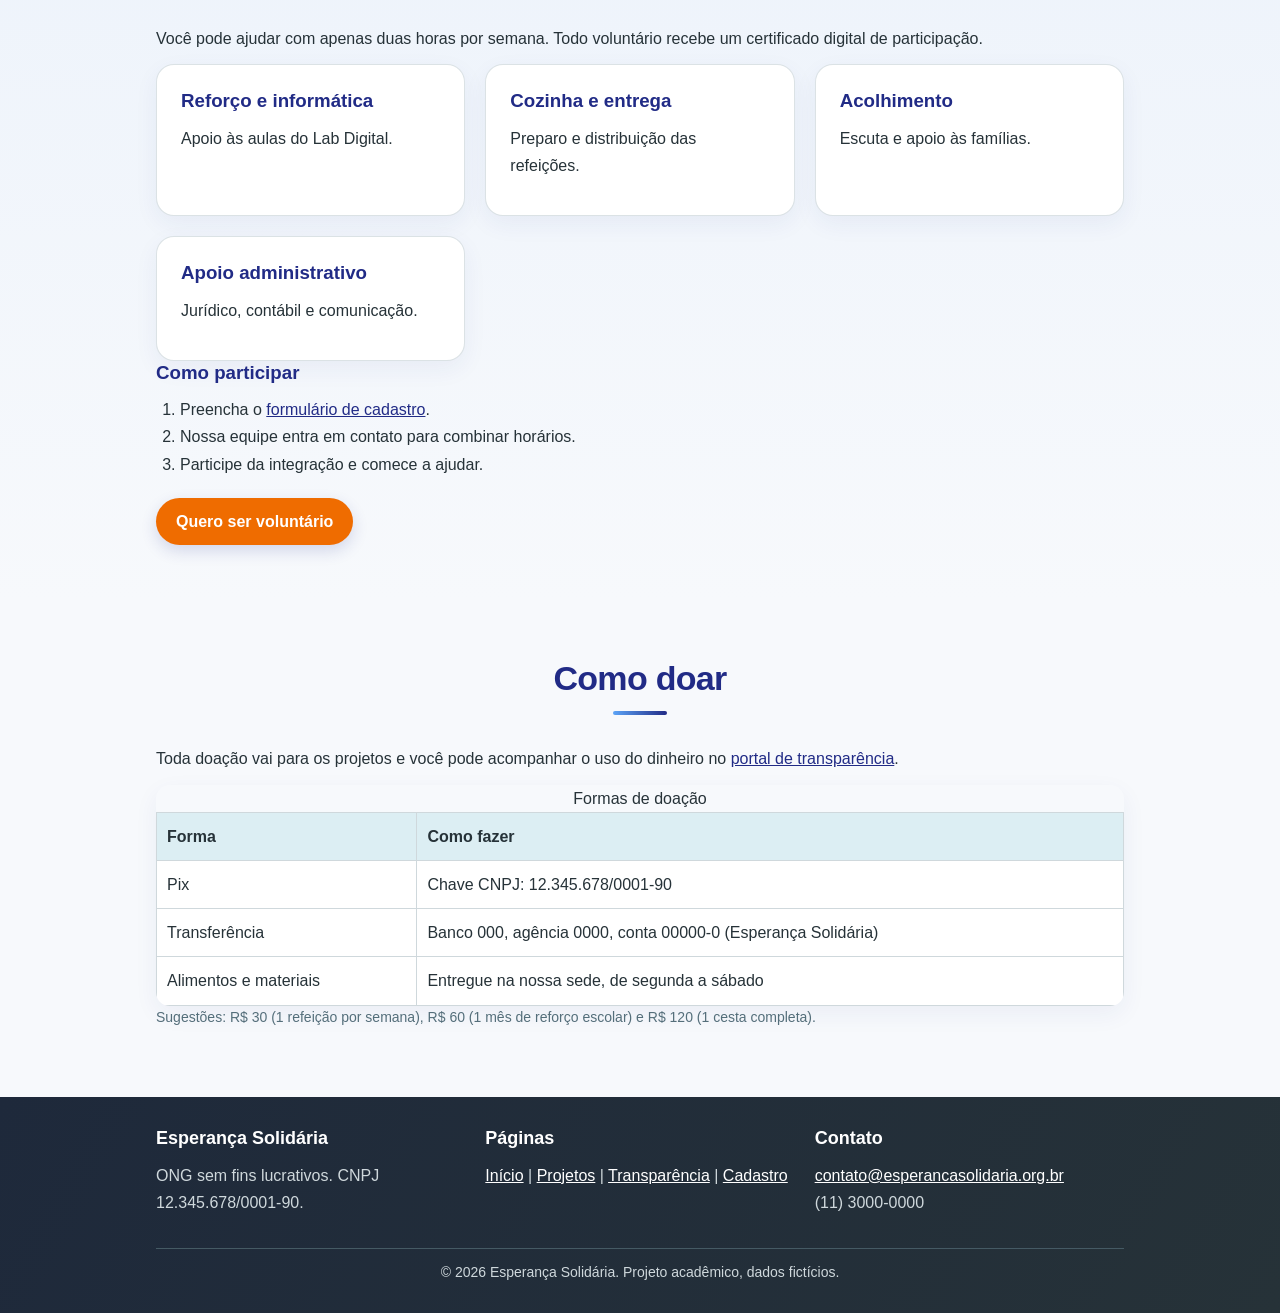
<file: projetos.html>
<!DOCTYPE html>
<html lang="pt-BR">
<head>
    <meta charset="UTF-8">
    <meta name="viewport" content="width=device-width, initial-scale=1.0">
    <meta name="description" content="Projetos sociais da Esperança Solidária, como ser voluntário e como fazer uma doação.">
    <title>Esperança Solidária | Projetos Sociais</title>
    <link rel="icon" type="image/svg+xml" href="img/favicon.svg">
    <link rel="stylesheet" href="css/style.css">
</head>
<body>
    <a class="pular-menu" href="#principal">Pular para o conteúdo</a>

    <header class="cabecalho">
        <div class="conteudo">
            <a class="logo" href="index.html">Esperança Solidária</a>
            <nav aria-label="Menu principal">
                <ul class="menu">
                    <li><a href="index.html">Início</a></li>
                    <li><a href="projetos.html" class="ativo">Projetos</a></li>
                    <li><a href="transparencia.html">Transparência</a></li>
                    <li><a href="dashboard.html">Área Restrita</a></li>
                    <li><a href="cadastro.html">Cadastro</a></li>
                </ul>
            </nav>
        </div>
    </header>

    <main id="principal">
        <section class="banner">
            <div class="conteudo">
                <div class="texto">
                    <h1>Projetos sociais</h1>
                    <p>Conheça o que fazemos, seja voluntário ou ajude com uma doação. Acompanhe as metas de cada campanha.</p>
                    <a class="botao" href="#voluntariado">Voluntariado</a>
                    <a class="botao botao-azul" href="#doar">Como doar</a>
                </div>
                <div class="imagem">
                    <picture>
                        <source srcset="img/nossos-projetos.webp" type="image/webp">
                        <img src="img/nossos-projetos.jpg" alt="Voluntários desenvolvendo atividades sociais e educativas com crianças e famílias" width="800" height="597">
                    </picture>
                </div>
            </div>
        </section>

        <!-- Projetos -->
        <section>
            <div class="conteudo">
                <h2 class="titulo-secao">Campanhas ativas</h2>

                <article class="projeto" id="educacao">
                    <div class="imagem">
                        <picture>
                            <source srcset="img/projeto-educacao.webp" type="image/webp">
                            <img src="img/projeto-educacao.jpg" alt="Sala de aula comunitária com crianças e voluntários" width="800" height="424" loading="lazy">
                        </picture>
                    </div>
                    <div class="texto">
                        <span class="etiqueta">Educação e tecnologia</span>
                        <h3>Lab Digital Comunitário</h3>
                        <p>Montagem de 3 laboratórios de informática com reforço escolar para 200 crianças e adolescentes.</p>
                        <p><strong>Impacto:</strong> 200 estudantes, 3 laboratórios e 38 voluntários.</p>
                        <div class="barra"><div class="barra-75"></div></div>
                        <p class="pequeno">Arrecadado: R$ 45.000 | Meta: R$ 60.000 (75%)</p>
                        <a class="botao botao-azul" href="#doar">Apoiar</a>
                    </div>
                </article>

                <article class="projeto" id="sopao">
                    <div class="imagem">
                        <picture>
                            <source srcset="img/projeto-sopao.webp" type="image/webp">
                            <img src="img/projeto-sopao.jpg" alt="Voluntários servindo sopa em grandes panelas" width="800" height="424" loading="lazy">
                        </picture>
                    </div>
                    <div class="texto">
                        <span class="etiqueta">Emergência nutricional</span>
                        <h3>Sopão Solidário Noturno</h3>
                        <p>Entrega semanal de refeições balanceadas e kits de higiene para famílias em situação de vulnerabilidade.</p>
                        <p><strong>Impacto:</strong> 1.200 refeições por semana para 320 famílias.</p>
                        <div class="barra"><div class="barra-91"></div></div>
                        <p class="pequeno">Arrecadado: R$ 18.200 | Meta: R$ 20.000 (91%)</p>
                        <a class="botao botao-azul" href="#doar">Apoiar</a>
                    </div>
                </article>
            </div>
        </section>

        <!-- Voluntariado -->
        <section class="fundo-cinza" id="voluntariado">
            <div class="conteudo">
                <h2 class="titulo-secao">Seja voluntário</h2>
                <p>Você pode ajudar com apenas duas horas por semana. Todo voluntário recebe um certificado digital de participação.</p>
                <div class="cards">
                    <article class="card"><h3>Reforço e informática</h3><p>Apoio às aulas do Lab Digital.</p></article>
                    <article class="card"><h3>Cozinha e entrega</h3><p>Preparo e distribuição das refeições.</p></article>
                    <article class="card"><h3>Acolhimento</h3><p>Escuta e apoio às famílias.</p></article>
                    <article class="card"><h3>Apoio administrativo</h3><p>Jurídico, contábil e comunicação.</p></article>
                </div>
                <h3>Como participar</h3>
                <ol>
                    <li>Preencha o <a href="cadastro.html">formulário de cadastro</a>.</li>
                    <li>Nossa equipe entra em contato para combinar horários.</li>
                    <li>Participe da integração e comece a ajudar.</li>
                </ol>
                <a class="botao" href="cadastro.html">Quero ser voluntário</a>
            </div>
        </section>

        <!-- Como doar -->
        <section id="doar">
            <div class="conteudo">
                <h2 class="titulo-secao">Como doar</h2>
                <p>Toda doação vai para os projetos e você pode acompanhar o uso do dinheiro no <a href="transparencia.html">portal de transparência</a>.</p>
                <div class="tabela-rolagem">
                    <table>
                        <caption>Formas de doação</caption>
                        <thead>
                            <tr><th scope="col">Forma</th><th scope="col">Como fazer</th></tr>
                        </thead>
                        <tbody>
                            <tr><td>Pix</td><td>Chave CNPJ: 12.345.678/0001-90</td></tr>
                            <tr><td>Transferência</td><td>Banco 000, agência 0000, conta 00000-0 (Esperança Solidária)</td></tr>
                            <tr><td>Alimentos e materiais</td><td>Entregue na nossa sede, de segunda a sábado</td></tr>
                        </tbody>
                    </table>
                </div>
                <p class="pequeno">Sugestões: R$ 30 (1 refeição por semana), R$ 60 (1 mês de reforço escolar) e R$ 120 (1 cesta completa).</p>
            </div>
        </section>
    </main>

    <footer class="rodape">
        <div class="conteudo">
            <div class="colunas">
                <div>
                    <h2>Esperança Solidária</h2>
                    <p>ONG sem fins lucrativos. CNPJ 12.345.678/0001-90.</p>
                </div>
                <div>
                    <h2>Páginas</h2>
                    <p><a href="index.html">Início</a> | <a href="projetos.html">Projetos</a> | <a href="transparencia.html">Transparência</a> | <a href="cadastro.html">Cadastro</a></p>
                </div>
                <div>
                    <h2>Contato</h2>
                    <p><a href="mailto:contato@esperancasolidaria.org.br">contato@esperancasolidaria.org.br</a><br>(11) 3000-0000</p>
                </div>
            </div>
            <p class="copy">&copy; 2026 Esperança Solidária. Projeto acadêmico, dados fictícios.</p>
        </div>
    </footer>
</body>
</html>
</file>
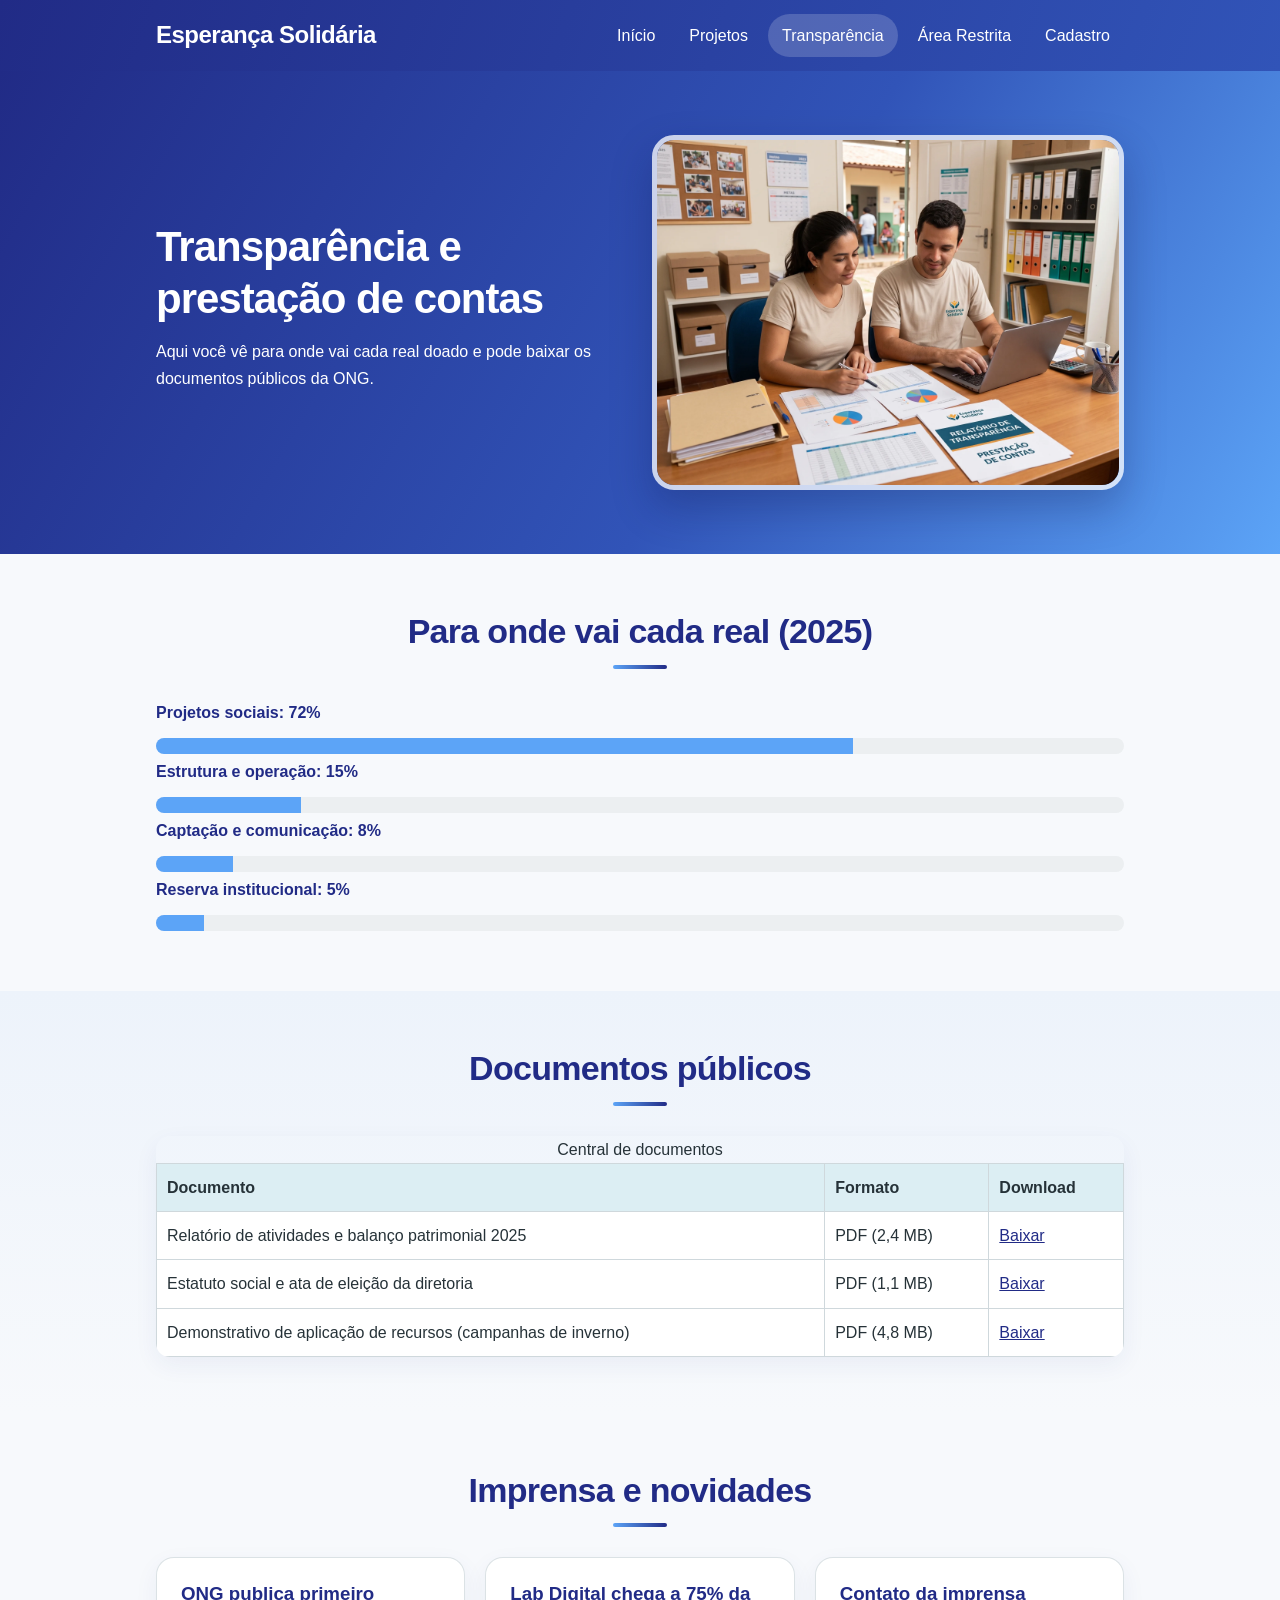
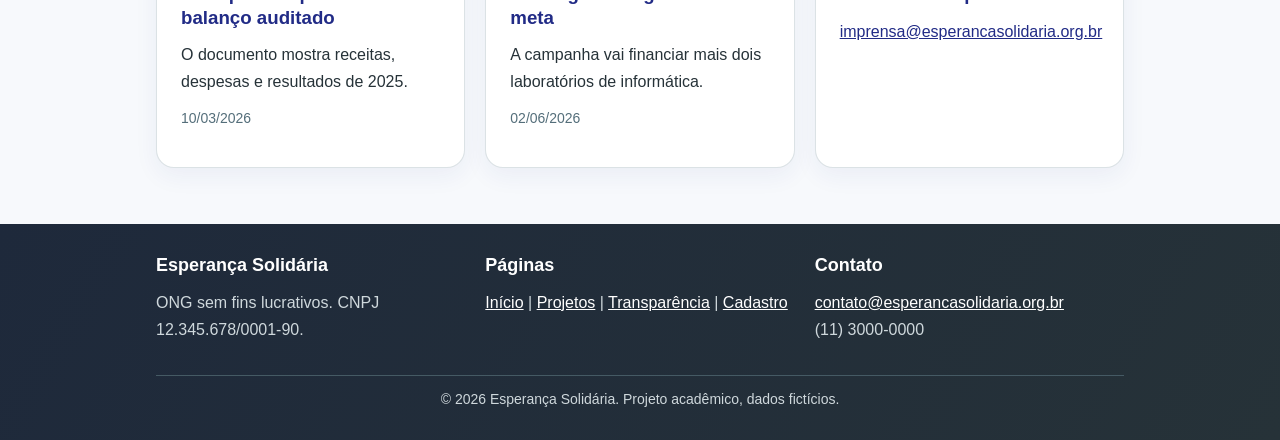
<file: transparencia.html>
<!DOCTYPE html>
<html lang="pt-BR">
<head>
    <meta charset="UTF-8">
    <meta name="viewport" content="width=device-width, initial-scale=1.0">
    <meta name="description" content="Portal da transparência da Esperança Solidária: destino dos recursos, relatórios e documentos públicos.">
    <title>Esperança Solidária | Transparência</title>
    <link rel="icon" type="image/svg+xml" href="img/favicon.svg">
    <link rel="stylesheet" href="css/style.css">
</head>
<body>
    <a class="pular-menu" href="#principal">Pular para o conteúdo</a>

    <header class="cabecalho">
        <div class="conteudo">
            <a class="logo" href="index.html">Esperança Solidária</a>
            <nav aria-label="Menu principal">
                <ul class="menu">
                    <li><a href="index.html">Início</a></li>
                    <li><a href="projetos.html">Projetos</a></li>
                    <li><a href="transparencia.html" class="ativo">Transparência</a></li>
                    <li><a href="dashboard.html">Área Restrita</a></li>
                    <li><a href="cadastro.html">Cadastro</a></li>
                </ul>
            </nav>
        </div>
    </header>

    <main id="principal">
        <section class="banner">
            <div class="conteudo">
                <div class="texto">
                    <h1>Transparência e prestação de contas</h1>
                    <p>Aqui você vê para onde vai cada real doado e pode baixar os documentos públicos da ONG.</p>
                </div>
                <div class="imagem">
                    <picture>
                        <source srcset="img/transparencia.webp" type="image/webp">
                        <img src="img/transparencia.jpg" alt="Equipe analisando relatórios e documentos de prestação de contas" width="800" height="597">
                    </picture>
                </div>
            </div>
        </section>

        <section>
            <div class="conteudo">
                <h2 class="titulo-secao">Para onde vai cada real (2025)</h2>

                <p><strong>Projetos sociais: 72%</strong></p>
                <div class="barra"><div class="barra-72"></div></div>
                <p><strong>Estrutura e operação: 15%</strong></p>
                <div class="barra"><div class="barra-15"></div></div>
                <p><strong>Captação e comunicação: 8%</strong></p>
                <div class="barra"><div class="barra-8"></div></div>
                <p><strong>Reserva institucional: 5%</strong></p>
                <div class="barra"><div class="barra-5"></div></div>
            </div>
        </section>

        <section class="fundo-cinza" id="documentos">
            <div class="conteudo">
                <h2 class="titulo-secao">Documentos públicos</h2>
                <div class="tabela-rolagem">
                    <table>
                        <caption>Central de documentos</caption>
                        <thead>
                            <tr><th scope="col">Documento</th><th scope="col">Formato</th><th scope="col">Download</th></tr>
                        </thead>
                        <tbody>
                            <tr><td>Relatório de atividades e balanço patrimonial 2025</td><td>PDF (2,4 MB)</td><td><a href="#">Baixar</a></td></tr>
                            <tr><td>Estatuto social e ata de eleição da diretoria</td><td>PDF (1,1 MB)</td><td><a href="#">Baixar</a></td></tr>
                            <tr><td>Demonstrativo de aplicação de recursos (campanhas de inverno)</td><td>PDF (4,8 MB)</td><td><a href="#">Baixar</a></td></tr>
                        </tbody>
                    </table>
                </div>
            </div>
        </section>

        <section id="imprensa">
            <div class="conteudo">
                <h2 class="titulo-secao">Imprensa e novidades</h2>
                <div class="cards">
                    <article class="card">
                        <h3>ONG publica primeiro balanço auditado</h3>
                        <p>O documento mostra receitas, despesas e resultados de 2025.</p>
                        <p class="pequeno"><time datetime="2026-03-10">10/03/2026</time></p>
                    </article>
                    <article class="card">
                        <h3>Lab Digital chega a 75% da meta</h3>
                        <p>A campanha vai financiar mais dois laboratórios de informática.</p>
                        <p class="pequeno"><time datetime="2026-06-02">02/06/2026</time></p>
                    </article>
                    <article class="card">
                        <h3>Contato da imprensa</h3>
                        <p><a href="mailto:imprensa@esperancasolidaria.org.br">imprensa@esperancasolidaria.org.br</a></p>
                    </article>
                </div>
            </div>
        </section>
    </main>

    <footer class="rodape">
        <div class="conteudo">
            <div class="colunas">
                <div>
                    <h2>Esperança Solidária</h2>
                    <p>ONG sem fins lucrativos. CNPJ 12.345.678/0001-90.</p>
                </div>
                <div>
                    <h2>Páginas</h2>
                    <p><a href="index.html">Início</a> | <a href="projetos.html">Projetos</a> | <a href="transparencia.html">Transparência</a> | <a href="cadastro.html">Cadastro</a></p>
                </div>
                <div>
                    <h2>Contato</h2>
                    <p><a href="mailto:contato@esperancasolidaria.org.br">contato@esperancasolidaria.org.br</a><br>(11) 3000-0000</p>
                </div>
            </div>
            <p class="copy">&copy; 2026 Esperança Solidária. Projeto acadêmico, dados fictícios.</p>
        </div>
    </footer>
</body>
</html>
</file>
<file: css/style.css>
/* ===========================================
   ONG Esperança Solidária - Estilos do site
   Projeto da disciplina de Desenvolvimento Web
   =========================================== */

/* Cores que eu uso no site (variáveis CSS) */
:root {
    --azul: #5ca4f7;
    --azul-escuro: #212b86;
    --azul-claro: #dceef3;
    --laranja: #ef6c00;
    --texto: #263238;
    --cinza: #eceff1;
    --borda: #cfd8dc;
    --sombra: 0 12px 30px rgba(33, 43, 134, 0.09);
}

/* Reset básico */
* {
    margin: 0;
    padding: 0;
    box-sizing: border-box;
}

body {
    font-family: Arial, Helvetica, sans-serif;
    color: var(--texto);
    background-color: #f7f9fc;
    line-height: 1.7;
}

img {
    max-width: 100%;
    height: auto;
    display: block;
}

a {
    color: var(--azul-escuro);
}

h1, h2, h3 {
    line-height: 1.25;
    margin-bottom: 12px;
}

h1, h2, h3, strong {
    color: var(--azul-escuro);
}

p {
    margin-bottom: 12px;
}

ul, ol {
    margin: 0 0 12px 24px;
}

/* Acessibilidade: foco visível e link para pular o menu */
a:focus, button:focus, input:focus, select:focus {
    outline: 3px solid var(--laranja);
    outline-offset: 2px;
}

.pular-menu {
    position: absolute;
    left: -9999px;
    background: #000;
    color: #fff;
    padding: 8px;
}

.pular-menu:focus {
    left: 0;
    top: 0;
}

/* ---------- Cabeçalho e menu ---------- */
.cabecalho {
    background: linear-gradient(110deg, #212b86, #3154b8);
    color: #fff;
    box-shadow: 0 4px 18px rgba(21, 31, 95, 0.18);
}

.cabecalho .conteudo {
    display: flex;
    flex-wrap: wrap;
    align-items: center;
    justify-content: space-between;
    gap: 10px;
    padding-top: 14px;
    padding-bottom: 14px;
}

.logo {
    color: #fff;
    font-size: 24px;
    font-weight: bold;
    text-decoration: none;
    letter-spacing: -0.5px;
}

.menu {
    display: flex;
    flex-wrap: wrap;
    gap: 6px;
    list-style: none;
    margin: 0;
}

.menu a {
    color: #fff;
    text-decoration: none;
    padding: 8px 14px;
    border-radius: 999px;
    display: block;
    transition: background-color 180ms ease, transform 180ms ease;
}

.menu a:hover,
.menu a.ativo {
    background-color: rgba(255, 255, 255, 0.18);
}

.menu a:hover {
    transform: translateY(-1px);
}

/* Largura máxima do conteúdo */
.conteudo {
    max-width: 1000px;
    margin: 0 auto;
    padding: 0 16px;
}

section {
    padding: 56px 0;
}

/* ---------- Banner (topo das páginas) ---------- */
.banner {
    background: linear-gradient(120deg, #212b86 0%, #3154b8 58%, #5ca4f7 100%);
    color: #fff;
    padding: 64px 0;
}

.banner .conteudo {
    display: flex;
    flex-wrap: wrap;
    align-items: center;
    gap: 24px;
}

.banner .texto {
    flex: 1 1 320px;
}

.banner .imagem {
    flex: 1 1 320px;
}

.banner h1 {
    font-size: 34px;
    color: #fff;
    letter-spacing: -1px;
}

.banner strong {
    color: inherit;
}

.banner img {
    border-radius: 22px;
    border: 5px solid rgba(255, 255, 255, 0.75);
    box-shadow: 0 18px 40px rgba(13, 22, 75, 0.28);
}

/* ---------- Botões ---------- */
.botao {
    display: inline-block;
    background-color: var(--laranja);
    color: #fff;
    padding: 10px 20px;
    border-radius: 999px;
    text-decoration: none;
    font-weight: bold;
    border: none;
    font-size: 16px;
    cursor: pointer;
    margin-top: 8px;
    box-shadow: 0 6px 16px rgba(33, 43, 134, 0.16);
    transition: transform 180ms ease, box-shadow 180ms ease, background-color 180ms ease;
}

.botao:hover {
    background-color: #e65100;
    transform: translateY(-2px);
    box-shadow: 0 10px 22px rgba(33, 43, 134, 0.22);
}

.botao-azul {
    background-color: var(--azul);
}

.botao-azul:hover {
    background-color: var(--azul-escuro);
}

.banner .botao {
    color: #fff;
}

/* No banner o botão azul fica branco, para aparecer no fundo azul */
.banner .botao-azul {
    background-color: #fff;
    color: var(--azul-escuro);
}

.banner .botao-azul:hover {
    background-color: var(--azul-claro);
}

/* ---------- Seções e cards ---------- */
.fundo-cinza {
    background: linear-gradient(180deg, #edf3fb, #f7f9fc);
}

.titulo-secao {
    text-align: center;
    margin-bottom: 30px;
    font-size: clamp(26px, 4vw, 34px);
    letter-spacing: -0.7px;
}

.titulo-secao::after {
    content: "";
    display: block;
    width: 54px;
    height: 4px;
    margin: 12px auto 0;
    border-radius: 999px;
    background: linear-gradient(90deg, var(--azul), var(--azul-escuro));
}

.cards {
    display: grid;
    grid-template-columns: repeat(auto-fit, minmax(min(240px, 100%), 1fr));
    gap: 20px;
}

.card {
    background-color: #fff;
    border: 1px solid rgba(207, 216, 220, 0.75);
    border-radius: 18px;
    padding: 24px;
    box-shadow: 0 8px 24px rgba(33, 43, 134, 0.06);
    transition: transform 180ms ease, box-shadow 180ms ease;
}

.card:hover {
    transform: translateY(-4px);
    box-shadow: var(--sombra);
}

.card img {
    border-radius: 12px;
    margin-bottom: 12px;
}

.quem-intro {
    max-width: 760px;
    margin: 0 auto 28px;
    text-align: center;
    font-size: 17px;
}

.quem-card h3 {
    display: flex;
    align-items: center;
    gap: 12px;
    margin-bottom: 14px;
}

.quem-card h3 svg {
    flex: 0 0 44px;
    width: 44px;
    height: 44px;
    padding: 10px;
    color: var(--azul-escuro);
    background: var(--azul-claro);
    border-radius: 14px;
}

.quem-card p {
    margin-bottom: 0;
}

.numeros {
    list-style: none;
    margin: 0;
    display: grid;
    grid-template-columns: repeat(auto-fit, minmax(min(160px, 100%), 1fr));
    gap: 16px;
    text-align: center;
}

.numeros li {
    background: linear-gradient(145deg, #e8f2ff, #dceef3);
    border: 1px solid rgba(92, 164, 247, 0.2);
    border-radius: 18px;
    padding: 20px 16px;
}

.numeros strong {
    display: block;
    font-size: 30px;
    color: var(--azul-escuro);
    line-height: 1.2;
}

/* Projetos: imagem de um lado e texto do outro */
.projeto {
    display: flex;
    flex-wrap: wrap;
    gap: 24px;
    align-items: center;
    background-color: #fff;
    border: 1px solid var(--borda);
    border-radius: 20px;
    padding: 24px;
    margin-bottom: 24px;
    box-shadow: 0 8px 24px rgba(33, 43, 134, 0.06);
}

.projeto .imagem {
    flex: 1 1 300px;
}

.projeto .imagem img {
    border-radius: 14px;
}

.projeto .texto {
    flex: 1 1 300px;
}

.etiqueta {
    display: inline-block;
    background-color: var(--azul-claro);
    color: var(--azul-escuro);
    font-size: 13px;
    font-weight: bold;
    padding: 3px 10px;
    border-radius: 12px;
    margin-bottom: 8px;
}

/* Barra de progresso da meta */
.barra {
    background-color: var(--cinza);
    border-radius: 999px;
    height: 16px;
    overflow: hidden;
    margin: 8px 0 4px;
}

.barra div {
    background-color: var(--azul);
    height: 100%;
}

.barra-75 { width: 75%; }
.barra-91 { width: 91%; }
.barra-72 { width: 72%; }
.barra-15 { width: 15%; }
.barra-8 { width: 8%; }
.barra-5 { width: 5%; }

.pequeno {
    font-size: 14px;
    color: #546e7a;
}

#historia ul {
    display: grid;
    gap: 12px;
    margin: 0 0 20px;
    list-style: none;
}

#historia li {
    padding: 14px 18px;
    background: #fff;
    border: 1px solid rgba(207, 216, 220, 0.75);
    border-left: 4px solid var(--azul);
    border-radius: 12px;
    box-shadow: 0 5px 16px rgba(33, 43, 134, 0.05);
}

#contato address {
    padding: 22px;
    background: #fff;
    border: 1px solid rgba(207, 216, 220, 0.75);
    border-radius: 18px;
    box-shadow: 0 8px 24px rgba(33, 43, 134, 0.06);
}

#contato address p:last-child {
    margin-bottom: 0;
}

/* ---------- Tabelas ---------- */
.tabela-rolagem {
    overflow-x: auto;
    border-radius: 14px;
    box-shadow: 0 8px 24px rgba(33, 43, 134, 0.06);
}

table {
    width: 100%;
    border-collapse: collapse;
    background-color: #fff;
}

th, td {
    border: 1px solid var(--borda);
    padding: 10px;
    text-align: left;
}

th {
    background-color: var(--azul-claro);
}

/* ---------- Formulário ---------- */
.formulario {
    background-color: #fff;
    border: 1px solid var(--borda);
    border-radius: 20px;
    padding: 28px;
    max-width: 700px;
    margin: 0 auto;
    box-shadow: var(--sombra);
}

fieldset {
    border: 1px solid var(--borda);
    border-radius: 12px;
    padding: 16px;
    margin-bottom: 20px;
}

legend {
    font-weight: bold;
    color: var(--azul-escuro);
    padding: 0 8px;
}

.campo {
    margin-bottom: 14px;
}

.campo label {
    display: block;
    font-weight: bold;
    margin-bottom: 4px;
}

.campo input,
.campo select {
    width: 100%;
    padding: 10px;
    font-size: 16px;
    border: 1px solid #90a4ae;
    border-radius: 10px;
    background-color: #fbfdff;
    transition: border-color 180ms ease, box-shadow 180ms ease;
}

.campo input:focus,
.campo select:focus {
    border-color: var(--azul);
    box-shadow: 0 0 0 3px rgba(92, 164, 247, 0.18);
    outline: none;
}

.campo input:invalid:not(:placeholder-shown) {
    border-color: #c62828;
}

.linha {
    display: flex;
    flex-wrap: wrap;
    gap: 14px;
}

.linha .campo {
    flex: 1 1 200px;
}

.opcao label {
    font-weight: normal;
    display: inline;
}

.opcao input {
    width: auto;
}

.mensagem-sucesso {
    display: none;
    background-color: var(--azul-claro);
    border: 1px solid var(--azul);
    color: var(--azul-escuro);
    padding: 14px;
    border-radius: 12px;
    margin-top: 16px;
    font-weight: bold;
}

/* ---------- Rodapé ---------- */
.rodape {
    background: linear-gradient(120deg, #1e293b, #263238);
    color: #cfd8dc;
    padding: 30px 0 16px;
}

.rodape .colunas {
    display: grid;
    grid-template-columns: repeat(auto-fit, minmax(min(220px, 100%), 1fr));
    gap: 20px;
}

.rodape h2 {
    font-size: 18px;
    color: #fff;
}

.rodape a {
    color: #fff;
    overflow-wrap: anywhere;
}

.rodape address {
    font-style: normal;
}

.rodape .copy {
    border-top: 1px solid #455a64;
    margin-top: 20px;
    padding-top: 12px;
    font-size: 14px;
    text-align: center;
}

/* ---------- Telas maiores que 700px (tablet/desktop) ---------- */
@media (min-width: 700px) {
    .banner h1 {
        font-size: 42px;
    }

    @media (prefers-reduced-motion: reduce) {
        *,
        *::before,
        *::after {
            scroll-behavior: auto !important;
            transition-duration: 0.01ms !important;
            animation-duration: 0.01ms !important;
            animation-iteration-count: 1 !important;
        }
    }
}
</file>
